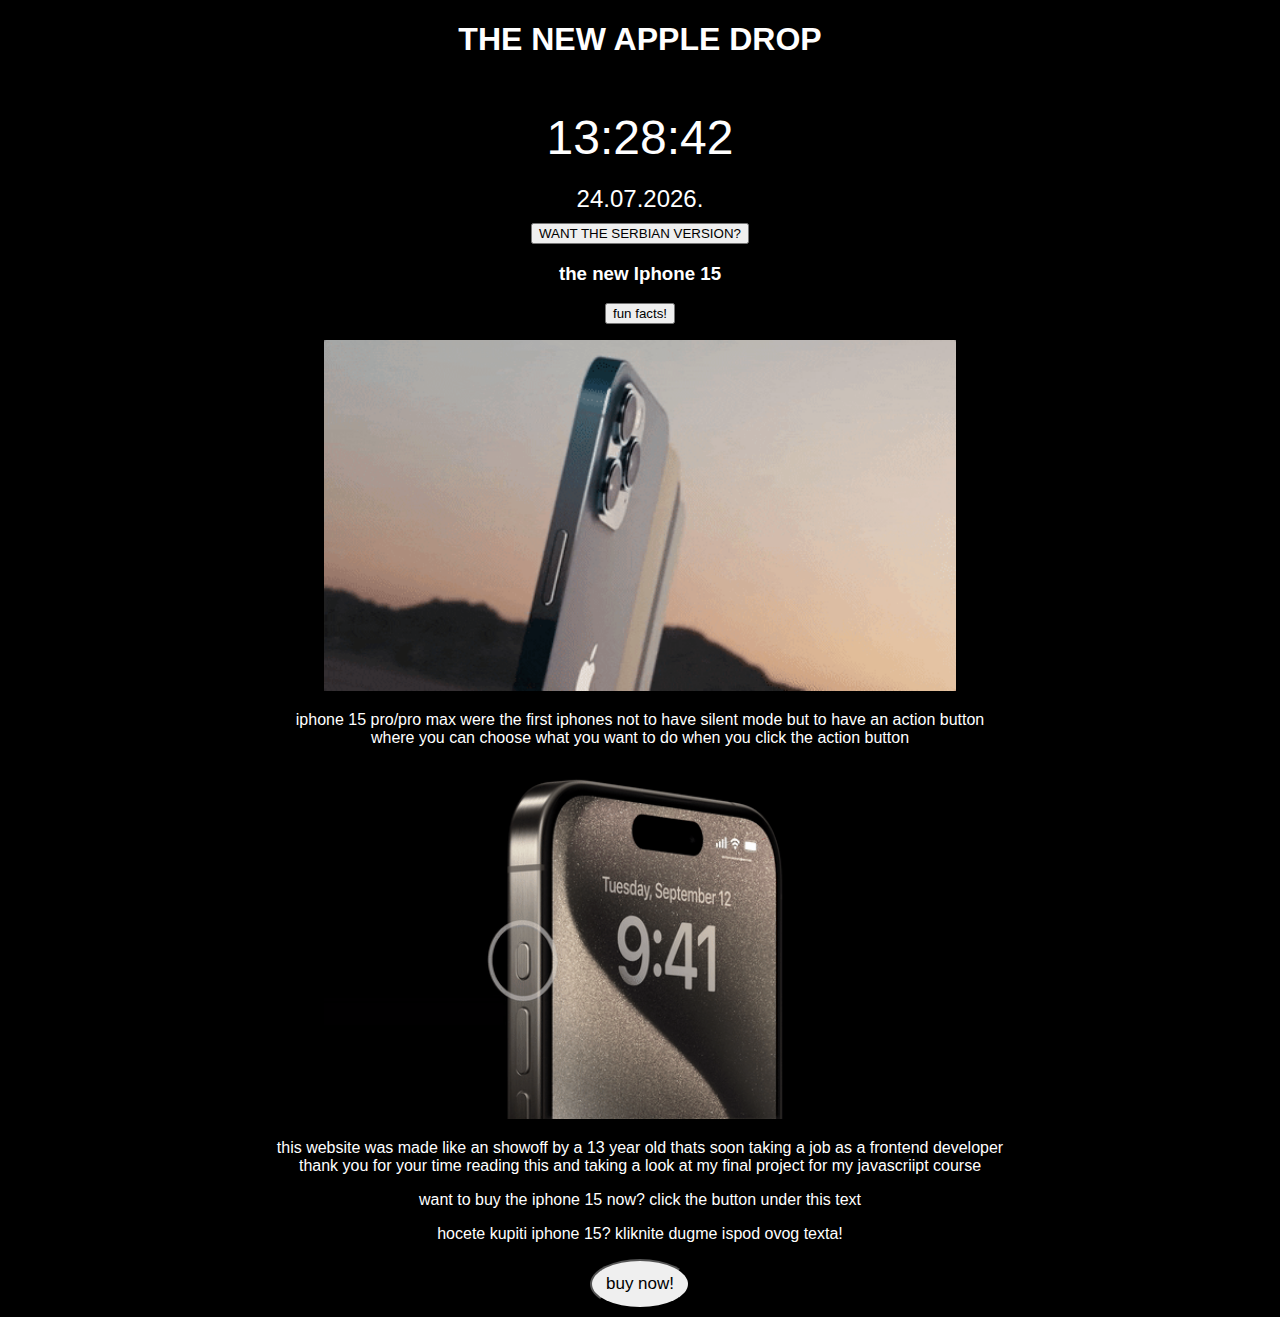
<file: index.html>
<!DOCTYPE html>
<html lang="en">
<head>
    <meta charset="UTF-8">
    <meta name="viewport" content="width=device-width, initial-scale=1.0">
    <title>Iphone 15</title>
    <link rel="stylesheet" href="styles.css">
</head>
<body>
    
    <div class="start">
        <h1 id="h1demo">THE NEW APPLE DROP</h1>
        <div class="clock-date">
            <div class="clock" id="clock"></div>
            <div class="date" id="date"></div>
        </div>
        <a href="SRB.html"><button> WANT THE SERBIAN VERSION? </button></a>
    </div>
    <div class="showoff">
        <h3>the new Iphone 15</h3>
        
        <button type="button" onclick='document.getElementById("demo").innerHTML = "iphone 15 was the first phone made out of titanium"'>fun facts!</button>
        <p id="demo"></p>
        <img style="width: 50%;" src="ph15g.gif" width="50%" alt="more">
        <p>iphone 15 pro/pro max were the first iphones not to have silent mode but to have an action button <br> where you can choose what you want to do when you click the action button
        </p>
        <img style="width: 50%;" src="ab.gif" width="50%" alt="action button">

    </div>
    
    <div class="end">
     <p>this website was made like an showoff by a 13 year old thats soon taking a job as a frontend developer <br> thank you for your time reading this and taking a look at my final project for my javascriipt course </p>
    <p>want to buy the iphone 15 now? click the button under this text</p>   
    <p>hocete kupiti iphone 15? kliknite dugme ispod ovog texta!</p>   
    <a  href="https://www.apple.com/shop/buy-iphone/iphone-15-pro"><button style="border-top-left-radius: 50%;border-bottom-left-radius: 50%;border-top-right-radius: 50%;border-bottom-right-radius: 50%; height: 50px;width: 100px;text-align: center; font-family: Arial, Helvetica, sans-serif; font-size: 17px;">buy now!</button></a>
    
    </div>

    <script src="script.js"></script>
</body>
</html>
</file>
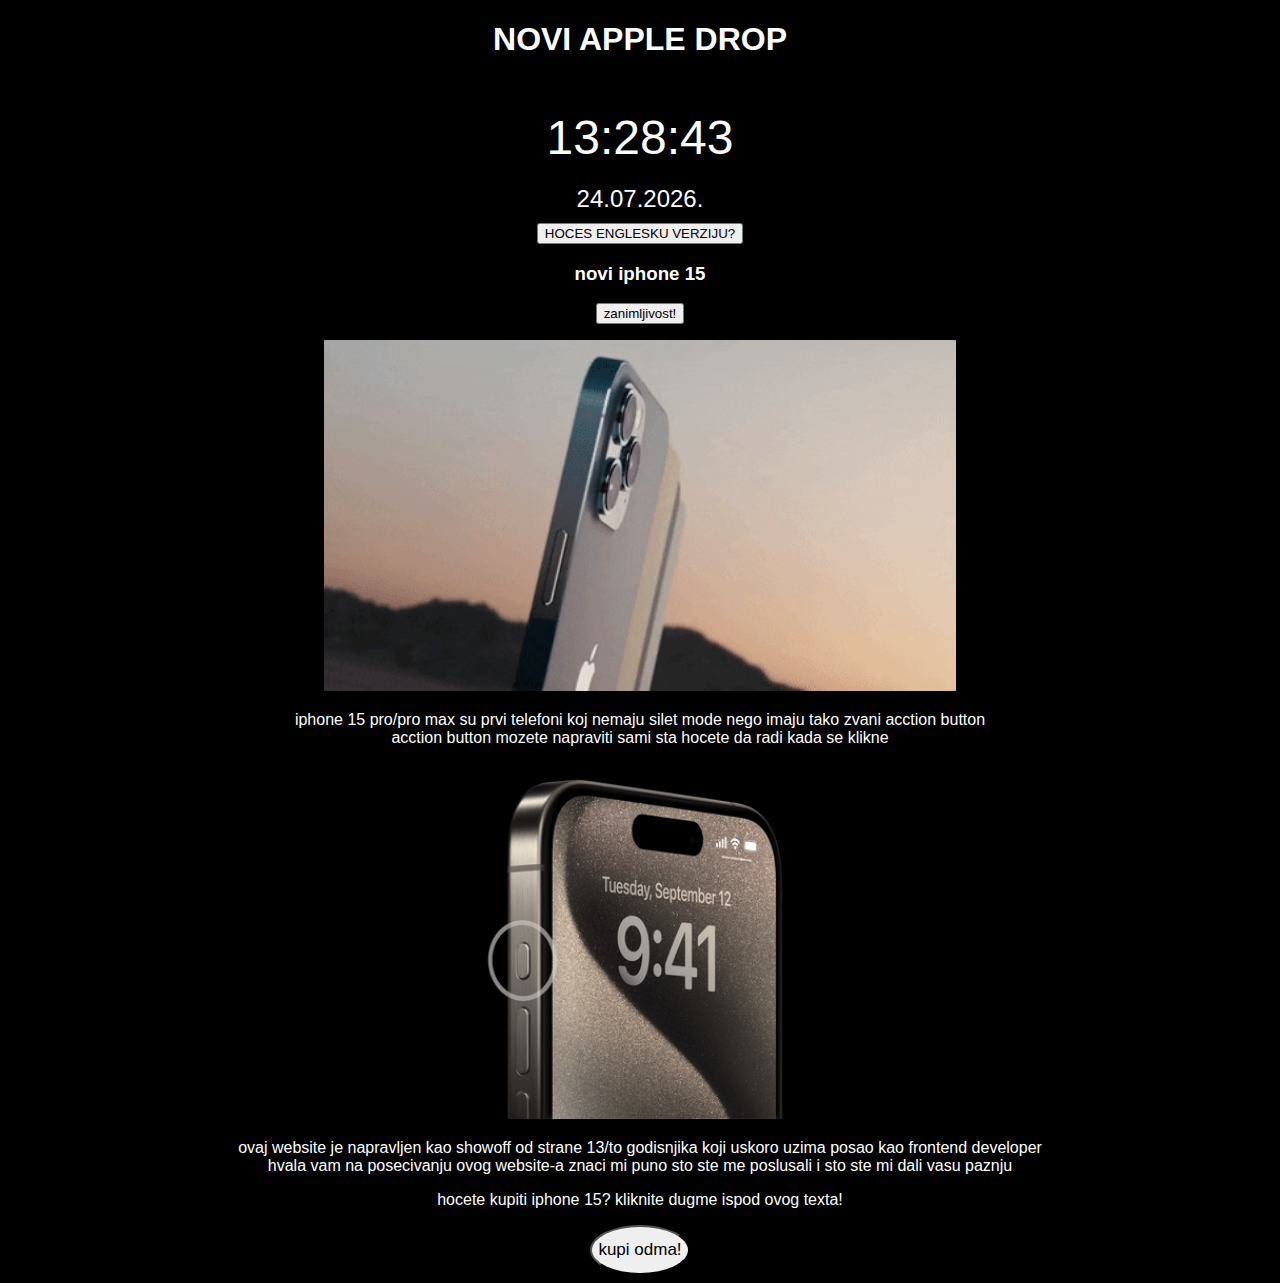
<file: SRB.html>
<!DOCTYPE html>
<html lang="en">
<head>
    <meta charset="UTF-8">
    <meta name="viewport" content="width=device-width, initial-scale=1.0">
    <title>Iphone 15</title>
    <link rel="stylesheet" href="styles.css">
</head>
<body>
    <div class="clock">
        <div class="time" id="time"></div>
    </div>
    <div class="start">
    <h1 id="h1demo">NOVI APPLE DROP</h1>
    <div class="clock-date">
        <div class="clock" id="clock"></div>
        <div class="date" id="date"></div>
    </div>
    <a href="index.html"><button> HOCES ENGLESKU VERZIJU? </button></a>
    </div>
    <div class="showoff">
        <h3>novi iphone 15</h3>
        
        <button type="button" onclick='document.getElementById("demo").innerHTML = "iphone 15 je prvi telefon koj je napravljen od titaniuma"'>zanimljivost!</button>
        <p id="demo"></p>
        <img style="width: 50%;" src="ph15g.gif" width="50%" alt="more">
        <p>iphone 15 pro/pro max su prvi telefoni koj nemaju silet mode nego imaju tako zvani acction button <br> acction button mozete napraviti sami sta hocete da radi kada se klikne
        </p>
        <img style="width: 50%;" src="ab.gif" width="50%" alt="action button">

    </div>
    
    <div class="end">
     <p>ovaj website je napravljen kao showoff od strane 13/to godisnjika koji uskoro uzima posao kao frontend developer <br> hvala vam na posecivanju ovog website-a znaci mi puno sto ste me poslusali i sto ste mi dali vasu paznju </p>
    <p>hocete kupiti iphone 15? kliknite dugme ispod ovog texta!</p>   
    <a  href="https://www.apple.com/shop/buy-iphone/iphone-15-pro"><button style="border-top-left-radius: 50%;border-bottom-left-radius: 50%;border-top-right-radius: 50%;border-bottom-right-radius: 50%; height: 50px;width: 100px;text-align: center; font-family: Arial, Helvetica, sans-serif; font-size: 17px;">kupi odma!</button></a>
    
    </div>

    <script src="script.js"></script>
</body>
</html>
</file>
<file: styles.css>
body {
    font-family: 'Gill Sans', 'Gill Sans MT', Calibri, 'Trebuchet MS', sans-serif;
    background-color: black;
    color: white;
    max-width: 100%; 
}

.start{
    text-align: center;
}

.showoff{
    text-align: center;

}

.end{
    text-align: center;
}

.clock-date {
    text-align: center;
    font-size: 48px;
    padding: 10px;
}
.clock {
    font-size: 48px;
    margin: 20px 0;
    color: rgb(255, 255, 255);
}
.date {
    font-size: 24px;
    color: rgb(255, 255, 255);
}
</file>
